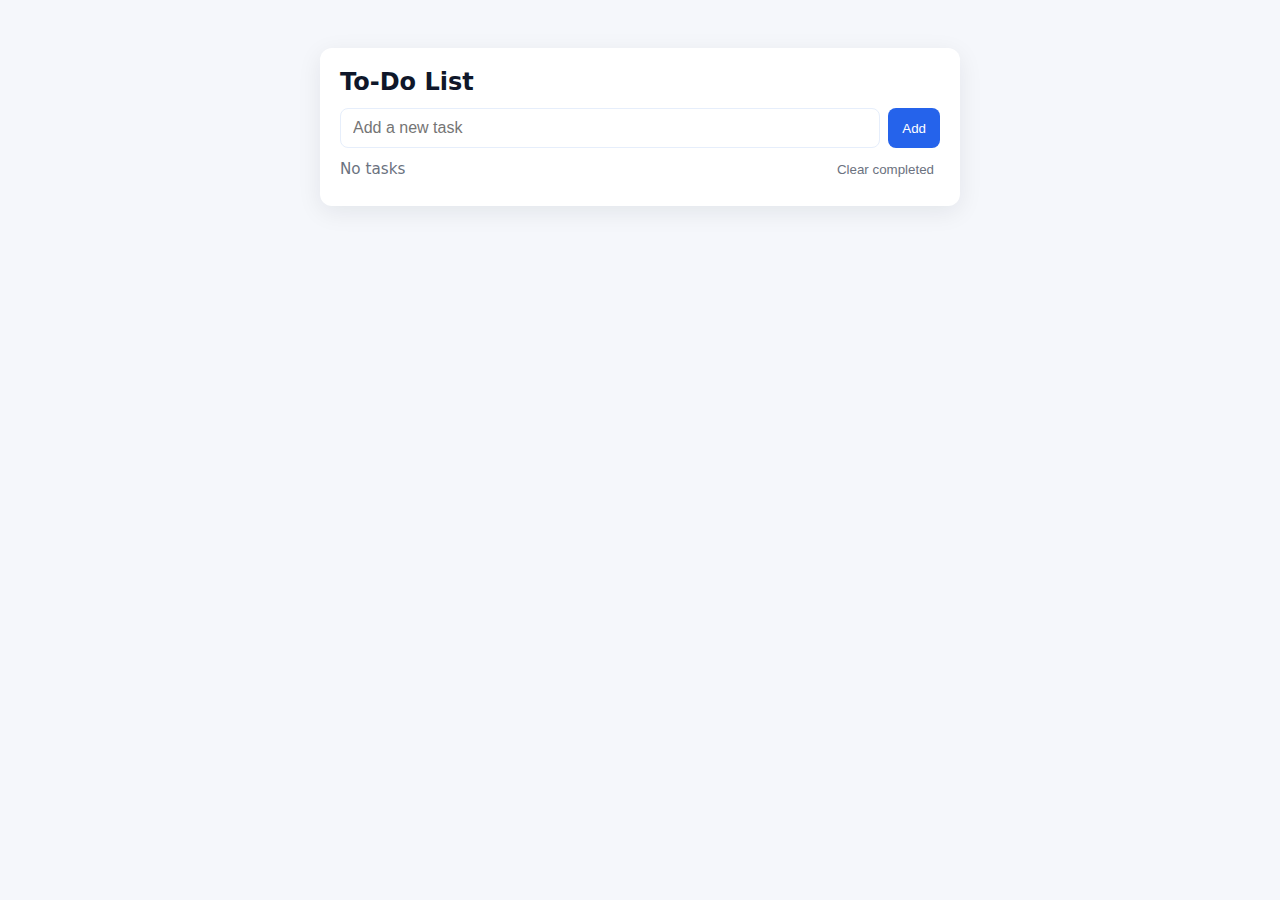
<file: lab test -3/todo-app/index.html>
<!doctype html>
<html lang="en">
<head>
  <meta charset="utf-8" />
  <meta name="viewport" content="width=device-width,initial-scale=1" />
  <title>To-Do List App</title>
  <link rel="stylesheet" href="styles.css">
</head>
<body>
  <main class="app">
    <h1>To-Do List</h1>

    <form id="task-form" class="task-form" aria-label="Add task form">
      <input id="task-input" type="text" placeholder="Add a new task" aria-label="Task description">
      <button id="add-btn" type="submit">Add</button>
    </form>

    <section class="controls">
      <div id="counts" class="counts">0 tasks</div>
      <button id="clear-completed" class="muted">Clear completed</button>
    </section>

    <ul id="task-list" class="task-list" aria-live="polite"></ul>
  </main>

  <script src="app.js" defer></script>
</body>
</html>
</file>
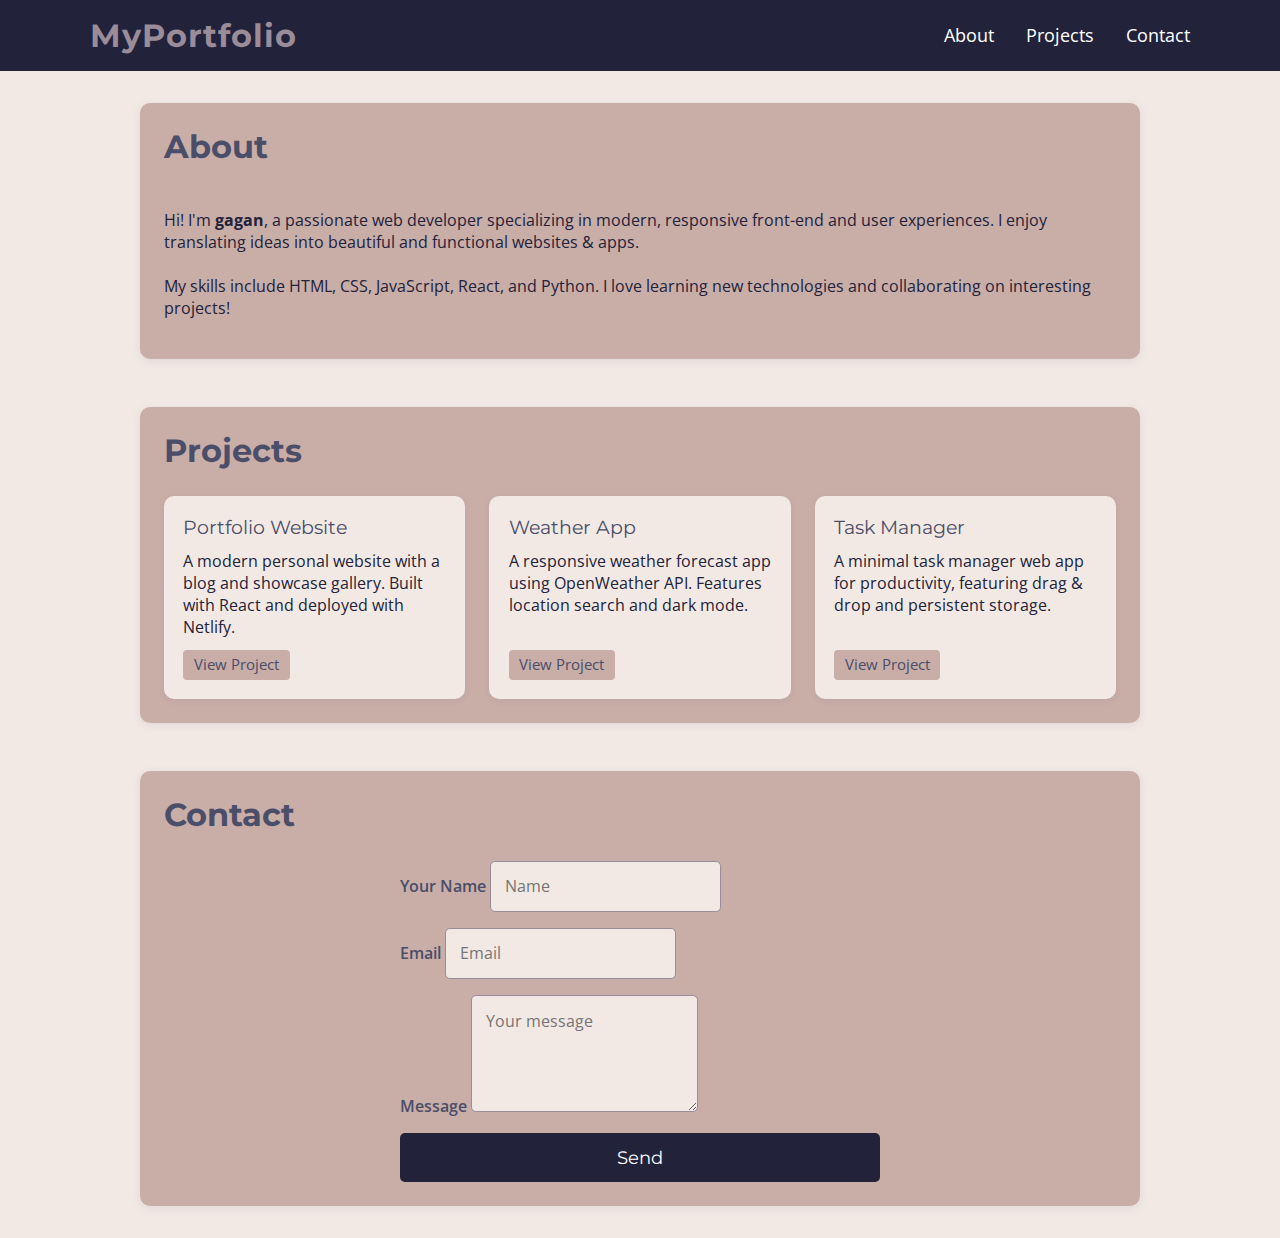
<file: lab 14.1/task 1.html>
<!DOCTYPE html>
<html lang="en">
<head>
  <meta charset="UTF-8">
  <meta name="viewport" content="width=device-width, initial-scale=1">
  <title>My Portfolio</title>
  <link href="https://fonts.googleapis.com/css2?family=Montserrat:wght@700&family=Open+Sans&display=swap" rel="stylesheet">
  <style>
    :root {
      --primary: #22223b;
      --secondary: #4a4e69;
      --accent: #9a8c98;
      --background: #f2e9e4;
      --highlight: #c9ada7;
      --text-dark: #22223b;
      --text-light: #fff;
    }
    html {
      scroll-behavior: smooth;
    }
    body {
      margin: 0;
      font-family: 'Open Sans', Arial, sans-serif;
      background: var(--background);
      color: var(--text-dark);
    }
    header {
      background: var(--primary);
      color: var(--text-light);
      padding: 1rem 0;
      position: sticky;
      top: 0;
      z-index: 100;
    }
    nav {
      max-width: 1100px;
      margin: 0 auto;
      display: flex;
      justify-content: space-between;
      align-items: center;
      padding: 0 2rem;
    }
    .logo {
      font-family: 'Montserrat', sans-serif;
      font-size: 2rem;
      font-weight: 700;
      letter-spacing: 1px;
      color: var(--accent);
    }
    ul.nav-links {
      list-style: none;
      display: flex;
      gap: 2rem;
      margin: 0;
      padding: 0;
    }
    ul.nav-links li a {
      color: var(--text-light);
      text-decoration: none;
      font-size: 1.1rem;
      transition: color 0.3s;
      padding: 0.3em 0;
      border-bottom: 2px solid transparent;
    }
    ul.nav-links li a:hover {
      color: var(--highlight);
      border-bottom: 2px solid var(--highlight);
    }
    main {
      max-width: 1000px;
      margin: 2rem auto;
      padding: 0 1rem;
      display: grid;
      gap: 3rem;
    }
    section {
      background: var(--highlight);
      padding: 1.5rem;
      border-radius: 10px;
      box-shadow: 0 2px 8px rgba(154, 140, 152, 0.18);
    }
    h2 {
      font-family: 'Montserrat', sans-serif;
      margin-top: 0;
      color: var(--secondary);
      font-size: 2rem;
    }
    .about-content {
      display: flex;
      flex-wrap: wrap;
      align-items: center;
      gap: 2rem;
    }
    .about-img {
      flex: 0 0 120px;
      width: 120px;
      height: 120px;
      border-radius: 50%;
      background: var(--accent);
      object-fit: cover;
      box-shadow: 0 2px 8px 0 rgba(154, 140, 152, 0.18);
    }
    .about-text {
      flex: 1;
      min-width: 200px;
    }
    .projects-grid {
      display: grid;
      grid-template-columns: repeat(auto-fit, minmax(250px, 1fr));
      gap: 1.5rem;
      margin-top: 1.5rem;
    }
    .project-card {
      background: var(--background);
      border-radius: 10px;
      box-shadow: 0 2px 6px rgba(74,78,105,0.08);
      padding: 1.2rem;
      transition: transform 0.2s, box-shadow 0.2s;
      display: flex;
      flex-direction: column;
      gap: 0.7rem;
    }
    .project-card:hover {
      transform: translateY(-5px) scale(1.02);
      box-shadow: 0 4px 16px rgba(74,78,105,0.18);
    }
    .project-title {
      font-family: 'Montserrat', sans-serif;
      font-size: 1.2rem;
      color: var(--secondary);
    }
    .project-desc {
      color: var(--primary);
      font-size: 0.97rem;
      flex: 1;
    }
    .project-link {
      align-self: flex-start;
      color: var(--secondary);
      text-decoration: none;
      background: var(--highlight);
      border-radius: 4px;
      padding: 0.3em 0.7em;
      font-size: 0.96rem;
      transition: background 0.2s, color 0.2s;
    }
    .project-link:hover {
      background: var(--secondary);
      color: var(--background);
    }
    .contact-form {
      display: grid;
      gap: 1rem;
      max-width: 480px;
      margin: 0 auto;
    }
    .contact-form input,
    .contact-form textarea {
      border: 1px solid var(--accent);
      border-radius: 5px;
      padding: 0.85em;
      font-size: 1rem;
      font-family: inherit;
      background: var(--background);
      resize: vertical;
    }
    .contact-form label {
      font-weight: 600;
      color: var(--secondary);
      margin-bottom: 0.3em;
    }
    .contact-form button {
      background: var(--primary);
      color: var(--text-light);
      border: 0;
      border-radius: 5px;
      padding: 0.8em 1.3em;
      font-size: 1.1rem;
      cursor: pointer;
      font-family: 'Montserrat', sans-serif;
      transition: background 0.2s, color 0.2s;
    }
    .contact-form button:hover {
      background: var(--secondary);
      color: var(--highlight);
    }
    @media (max-width: 700px) {
      nav {
        flex-direction: column;
        gap: 0.7rem;
      }
      main {
        padding: 0 0.3rem;
        gap: 2rem;
      }
      .about-content {
        flex-direction: column;
        align-items: flex-start;
      }
      section {
        padding: 1.1rem 0.5rem;
      }
    }
  </style>
</head>
<body>
  <header>
    <nav>
      <span class="logo">MyPortfolio</span>
      <ul class="nav-links">
        <li><a href="#about">About</a></li>
        <li><a href="#projects">Projects</a></li>
        <li><a href="#contact">Contact</a></li>
      </ul>
    </nav>
  </header>
  <main>
    <!-- About Section -->
    <section id="about">
      <h2>About</h2>
      <div class="about-content">
        <div class="about-text">
          <p>
            Hi! I'm <strong>gagan</strong>, a passionate web developer specializing in modern, responsive front-end and user experiences. I enjoy translating ideas into beautiful and functional websites &amp; apps.<br>
            <br>
            My skills include HTML, CSS, JavaScript, React, and Python. I love learning new technologies and collaborating on interesting projects!
          </p>
        </div>
      </div>
    </section>
    
    <!-- Projects Section -->
    <section id="projects">
      <h2>Projects</h2>
      <div class="projects-grid">
        <div class="project-card">
          <span class="project-title">Portfolio Website</span>
          <div class="project-desc">A modern personal website with a blog and showcase gallery. Built with React and deployed with Netlify.</div>
          <a class="project-link" href="#" target="_blank">View Project</a>
        </div>
        <div class="project-card">
          <span class="project-title">Weather App</span>
          <div class="project-desc">A responsive weather forecast app using OpenWeather API. Features location search and dark mode.</div>
          <a class="project-link" href="#" target="_blank">View Project</a>
        </div>
        <div class="project-card">
          <span class="project-title">Task Manager</span>
          <div class="project-desc">A minimal task manager web app for productivity, featuring drag &amp; drop and persistent storage.</div>
          <a class="project-link" href="#" target="_blank">View Project</a>
        </div>
      </div>
    </section>
    
    <!-- Contact Section -->
    <section id="contact">
      <h2>Contact</h2>
      <form class="contact-form" autocomplete="off">
        <div>
          <label for="name">Your Name</label>
          <input required type="text" id="name" name="name" placeholder="Name">
        </div>
        <div>
          <label for="email">Email</label>
          <input required type="email" id="email" name="email" placeholder="Email">
        </div>
        <div>
          <label for="message">Message</label>
          <textarea required id="message" name="message" rows="4" placeholder="Your message"></textarea>
        </div>
        <button type="submit">Send</button>
      </form>
    </section>
  </main>
</body>
</html>
</file>
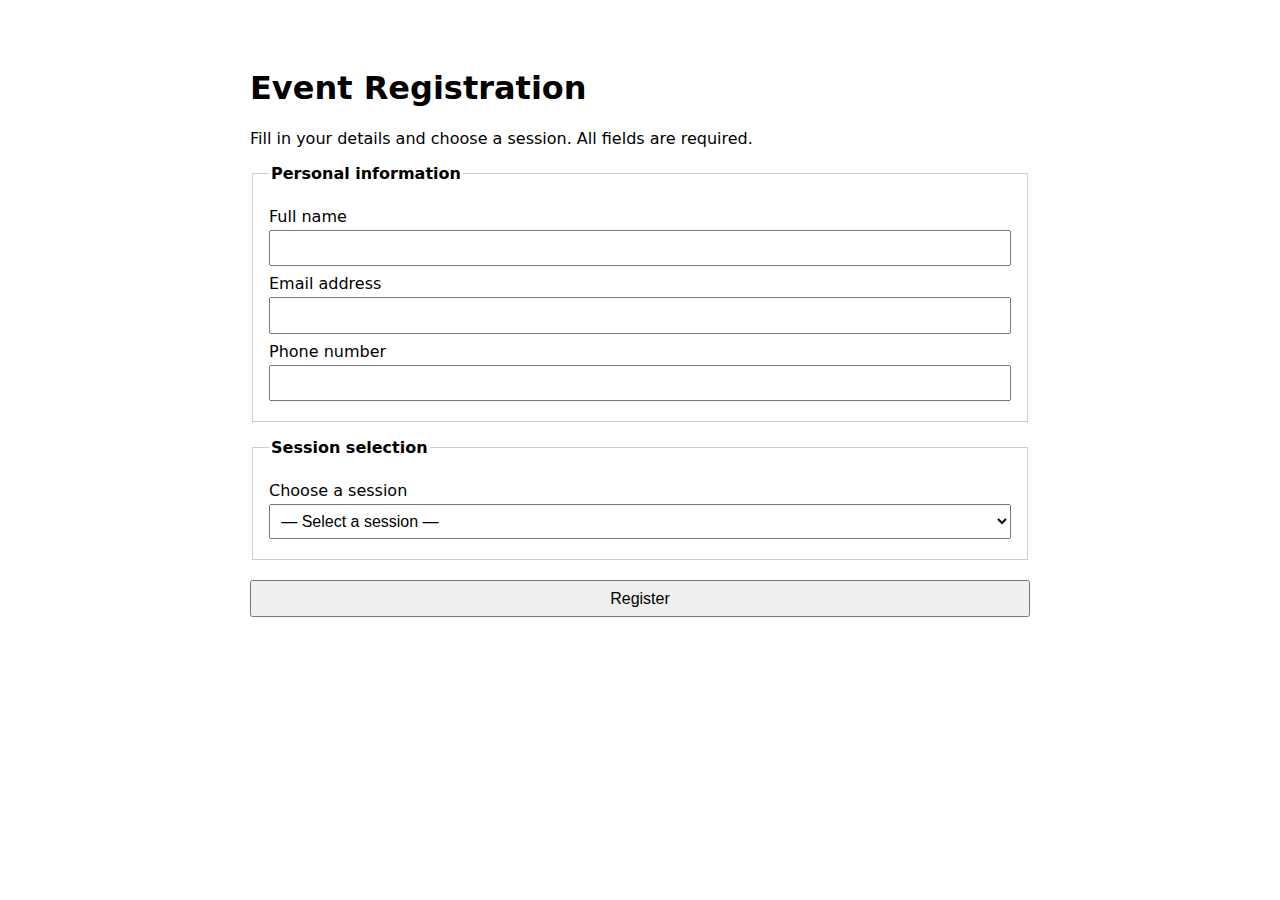
<file: lab 14.1/task_3.html>
<!doctype html>
<html lang="en">
<head>
    <meta charset="utf-8" />
    <meta name="viewport" content="width=device-width,initial-scale=1" />
    <title>Event Registration</title>
    <style>
        :root{font-family:system-ui,-apple-system,Segoe UI,Roboto,"Helvetica Neue",Arial}
        body{max-width:780px;margin:2rem auto;padding:1rem}
        fieldset{border:1px solid #ccc;padding:1rem;margin-bottom:1rem}
        legend{font-weight:600}
        label{display:block;margin-top:.5rem}
        input,select,button{font-size:1rem;padding:.45rem;margin-top:.25rem;width:100%;box-sizing:border-box}
        .row{display:flex;gap:1rem}
        .row > *{flex:1}
        .error{color:#a00;font-size:.95rem;margin-top:.25rem}
        .is-invalid{outline:2px solid rgba(255,0,0,.15)}
        .sr-only{position:absolute!important;width:1px;height:1px;padding:0;margin:-1px;overflow:hidden;clip:rect(0 0 0 0);white-space:nowrap;border:0}
        .success{background:#e6ffed;border:1px solid #2da34a;padding:.75rem;margin-top:1rem}
    </style>
</head>
<body>
    <h1>Event Registration</h1>

    <form id="registrationForm" novalidate aria-describedby="formInstructions" role="form">
        <p id="formInstructions">Fill in your details and choose a session. All fields are required.</p>

        <fieldset>
            <legend>Personal information</legend>

            <label for="name">Full name</label>
            <input id="name" name="name" type="text" autocomplete="name" aria-required="true" aria-describedby="nameHelp nameError" required />
            <div id="nameHelp" class="sr-only">Enter your first and last name, at least 2 characters.</div>
            <div id="nameError" class="error" role="alert" aria-live="assertive"></div>

            <label for="email">Email address</label>
            <input id="email" name="email" type="email" autocomplete="email" aria-required="true" aria-describedby="emailError" required />
            <div id="emailError" class="error" role="alert" aria-live="assertive"></div>

            <label for="phone">Phone number</label>
            <input id="phone" name="phone" type="tel" inputmode="tel" aria-required="true" aria-describedby="phoneHelp phoneError" required />
            <div id="phoneHelp" class="sr-only">Include country code if not local. Allowed characters: digits, spaces, parentheses, hyphens, plus sign.</div>
            <div id="phoneError" class="error" role="alert" aria-live="assertive"></div>
        </fieldset>

        <fieldset>
            <legend>Session selection</legend>

            <label for="session">Choose a session</label>
            <select id="session" name="session" aria-required="true" aria-describedby="sessionError" required>
                <option value="">— Select a session —</option>
                <option value="am">Morning — Accessibility Basics</option>
                <option value="pm">Afternoon — Advanced ARIA & Testing</option>
                <option value="evening">Evening — Hands-on Workshop</option>
            </select>
            <div id="sessionError" class="error" role="alert" aria-live="assertive"></div>
        </fieldset>

        <button type="submit">Register</button>

        <div id="formMessage" class="success" role="status" aria-live="polite" hidden></div>
    </form>

    <script>
        // GitHub Copilot
        (function () {
            const form = document.getElementById('registrationForm');
            const fields = {
                name: document.getElementById('name'),
                email: document.getElementById('email'),
                phone: document.getElementById('phone'),
                session: document.getElementById('session')
            };
            const errors = {
                name: document.getElementById('nameError'),
                email: document.getElementById('emailError'),
                phone: document.getElementById('phoneError'),
                session: document.getElementById('sessionError')
            };
            const formMessage = document.getElementById('formMessage');

            function clearErrors() {
                Object.values(errors).forEach(e => {
                    e.textContent = '';
                });
                Object.values(fields).forEach(f => {
                    f.removeAttribute('aria-invalid');
                    f.classList.remove('is-invalid');
                });
                formMessage.hidden = true;
                formMessage.textContent = '';
            }

            function focusFirstInvalid(invalidField) {
                if (invalidField && typeof invalidField.focus === 'function') {
                    invalidField.focus();
                    invalidField.scrollIntoView({behavior: 'smooth', block: 'center'});
                }
            }

            function validateName(value) {
                if (!value.trim()) return 'Name is required.';
                if (value.trim().length < 2) return 'Please enter at least 2 characters.';
                // allow letters, hyphens, apostrophes, spaces
                if (!/^[\p{L}\p{M}'’.\-\s]+$/u.test(value.trim())) return 'Name contains invalid characters.';
                return '';
            }

            function validateEmail(value) {
                if (!value.trim()) return 'Email is required.';
                // basic RFC-like check
                const re = /^[^\s@]+@[^\s@]+\.[^\s@]+$/;
                if (!re.test(value.trim())) return 'Please enter a valid email address.';
                return '';
            }

            function validatePhone(value) {
                if (!value.trim()) return 'Phone number is required.';
                // allow "+", digits, spaces, parentheses, hyphens; require 7-20 digits total
                const digits = value.replace(/\D/g, '');
                if (digits.length < 7 || digits.length > 20) return 'Enter a valid phone number with 7–20 digits.';
                if (!/^[+\d\s().-]+$/.test(value)) return 'Phone number contains invalid characters.';
                return '';
            }

            function validateSession(value) {
                if (!value) return 'Please select a session.';
                return '';
            }

            form.addEventListener('submit', function (ev) {
                ev.preventDefault();
                clearErrors();

                const vName = fields.name.value;
                const vEmail = fields.email.value;
                const vPhone = fields.phone.value;
                const vSession = fields.session.value;

                const nameErr = validateName(vName);
                const emailErr = validateEmail(vEmail);
                const phoneErr = validatePhone(vPhone);
                const sessionErr = validateSession(vSession);

                const feedback = { name: nameErr, email: emailErr, phone: phoneErr, session: sessionErr };

                let firstInvalid = null;
                Object.keys(feedback).forEach(key => {
                    const message = feedback[key];
                    if (message) {
                        errors[key].textContent = message;
                        fields[key].setAttribute('aria-invalid', 'true');
                        fields[key].classList.add('is-invalid');
                        if (!firstInvalid) firstInvalid = fields[key];
                    }
                });

                if (firstInvalid) {
                    focusFirstInvalid(firstInvalid);
                    return;
                }

                // If all valid: simulate submission success
                formMessage.hidden = false;
                formMessage.textContent = 'Registration received. A confirmation email will be sent shortly.';
                // Clear form (optional)
                form.reset();
                // move focus to confirmation for screen reader users
                formMessage.focus?.();
            });

            // Live inline validation (on blur)
            Object.keys(fields).forEach(key => {
                fields[key].addEventListener('blur', () => {
                    let msg = '';
                    switch (key) {
                        case 'name': msg = validateName(fields.name.value); break;
                        case 'email': msg = validateEmail(fields.email.value); break;
                        case 'phone': msg = validatePhone(fields.phone.value); break;
                        case 'session': msg = validateSession(fields.session.value); break;
                    }
                    errors[key].textContent = msg;
                    if (msg) {
                        fields[key].setAttribute('aria-invalid', 'true');
                        fields[key].classList.add('is-invalid');
                    } else {
                        fields[key].removeAttribute('aria-invalid');
                        fields[key].classList.remove('is-invalid');
                    }
                });
            });

        })();
    </script>
</body>
</html>
</file>
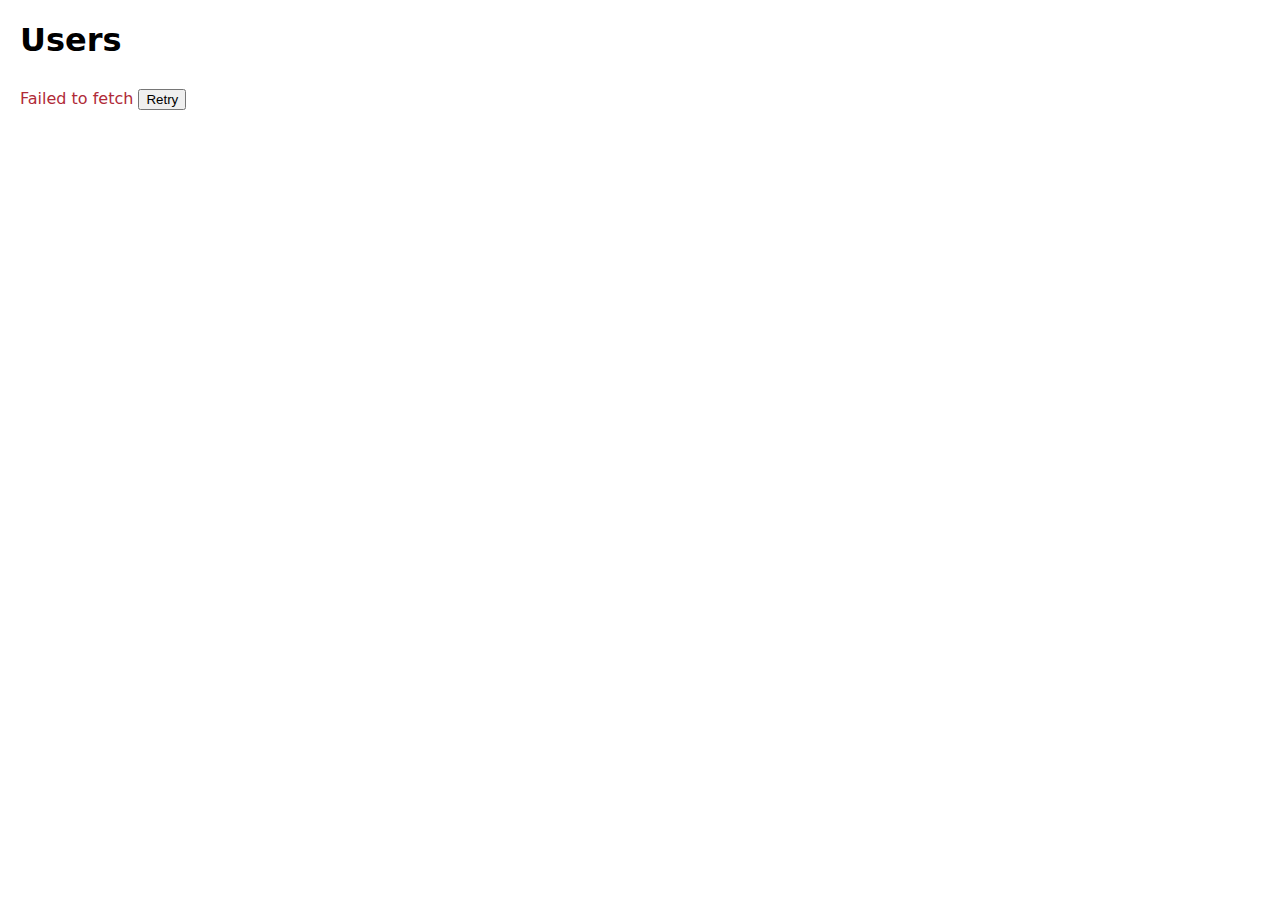
<file: lab 14.1/task_4.html>
<!doctype html>
<html lang="en">
<head>
    <meta charset="utf-8" />
    <meta name="viewport" content="width=device-width,initial-scale=1" />
    <title>Fetch JSON and Render List</title>
    <style>
        body { font-family: system-ui, sans-serif; margin: 20px; }
        #loading { color: #0a58ca; }
        #error { color: #b02a37; margin-top: 12px; }
        ul { padding-left: 20px; }
        li { margin-bottom: 8px; }
        button { margin-top: 8px; }
    </style>
</head>
<body>
    <h1>Users</h1>

    <div id="loading" aria-live="polite" hidden>Loading…</div>
    <div id="error" role="alert" hidden></div>

    <ul id="list" aria-live="polite"></ul>

    <script>
        // Change to the API you want to fetch
        const API_URL = 'https://jsonplaceholder.typicode.com/users';

        const loadingEl = document.getElementById('loading');
        const errorEl = document.getElementById('error');
        const listEl = document.getElementById('list');

        async function fetchAndRender(url = API_URL) {
            showLoading(true);
            showError(null);
            clearList();

            try {
                const res = await fetch(url, { cache: 'no-store' });
                if (!res.ok) {
                    throw new Error('Server responded with ' + res.status + ' ' + res.statusText);
                }

                const data = await res.json();

                if (!Array.isArray(data)) {
                    throw new Error('Expected an array in response');
                }

                renderList(data);
            } catch (err) {
                showError(err.message || 'An unknown error occurred');
            } finally {
                showLoading(false);
            }
        }

        function showLoading(visible) {
            loadingEl.hidden = !visible;
        }

        function showError(message) {
            if (!message) {
                errorEl.hidden = true;
                errorEl.textContent = '';
                return;
            }
            errorEl.hidden = false;
            errorEl.textContent = message + ' ';
            // add a retry button when there's an error
            const retry = document.createElement('button');
            retry.textContent = 'Retry';
            retry.addEventListener('click', () => fetchAndRender());
            // clear any previous children and append
            errorEl.appendChild(retry);
        }

        function clearList() {
            listEl.innerHTML = '';
        }

        function renderList(items) {
            if (items.length === 0) {
                listEl.innerHTML = '<li>No items found.</li>';
                return;
            }

            const fragment = document.createDocumentFragment();

            items.forEach(item => {
                // adjust display fields depending on the JSON schema
                // for JSONPlaceholder users we show name and email
                const li = document.createElement('li');
                const title = item.name || item.title || item.id || 'Unnamed item';
                const subtitle = item.email ? ' — ' + item.email : (item.body ? ' — ' + String(item.body).slice(0, 60) + '…' : '');
                li.textContent = title + subtitle;
                fragment.appendChild(li);
            });

            listEl.appendChild(fragment);
        }

        // start on load
        window.addEventListener('DOMContentLoaded', () => {
            fetchAndRender();
        });
    </script>
</body>
</html>
</file>
<file: lab test -3/todo-app/styles.css>
:root{
  --bg: #f5f7fb;
  --card: #ffffff;
  --accent: #2563eb;
  --muted: #6b7280;
  --success: #059669;
}
*{box-sizing:border-box}
body{
  font-family: Inter, system-ui, -apple-system, 'Segoe UI', Roboto, 'Helvetica Neue', Arial;
  background:var(--bg);
  margin:0;
  padding:24px;
  color:#0f172a;
}
.app{
  max-width:640px;
  margin:24px auto;
  background:var(--card);
  padding:20px;
  border-radius:12px;
  box-shadow:0 6px 24px rgba(15,23,42,0.08);
}
h1{margin:0 0 12px 0;font-size:1.5rem}
.task-form{display:flex;gap:8px;margin-bottom:12px}
#task-input{flex:1;padding:10px 12px;border:1px solid #e6eefb;border-radius:8px;font-size:1rem}
#add-btn{background:var(--accent);color:#fff;border:0;padding:10px 14px;border-radius:8px;cursor:pointer}
#add-btn:hover{opacity:.95}
.controls{display:flex;justify-content:space-between;align-items:center;margin-bottom:8px}
.counts{color:var(--muted);font-size:.95rem}
.muted{background:transparent;border:0;color:var(--muted);cursor:pointer}
.task-list{list-style:none;padding:0;margin:0}
.task-item{display:flex;align-items:center;gap:12px;padding:10px;border-radius:8px;border:1px solid #f0f3f8;margin-bottom:8px}
.task-item.completed{opacity:0.7;text-decoration:line-through}
.task-item .text{flex:1}
.task-item button.delete{background:#fee2e2;color:#b91c1c;border:0;padding:6px 8px;border-radius:6px;cursor:pointer}
.task-item button.delete:hover{opacity:.95}
.task-item input[type=checkbox]{width:18px;height:18px}

.small{font-size:.9rem;color:var(--muted)}

@media (max-width:480px){
  .app{padding:16px}
}
</file>
